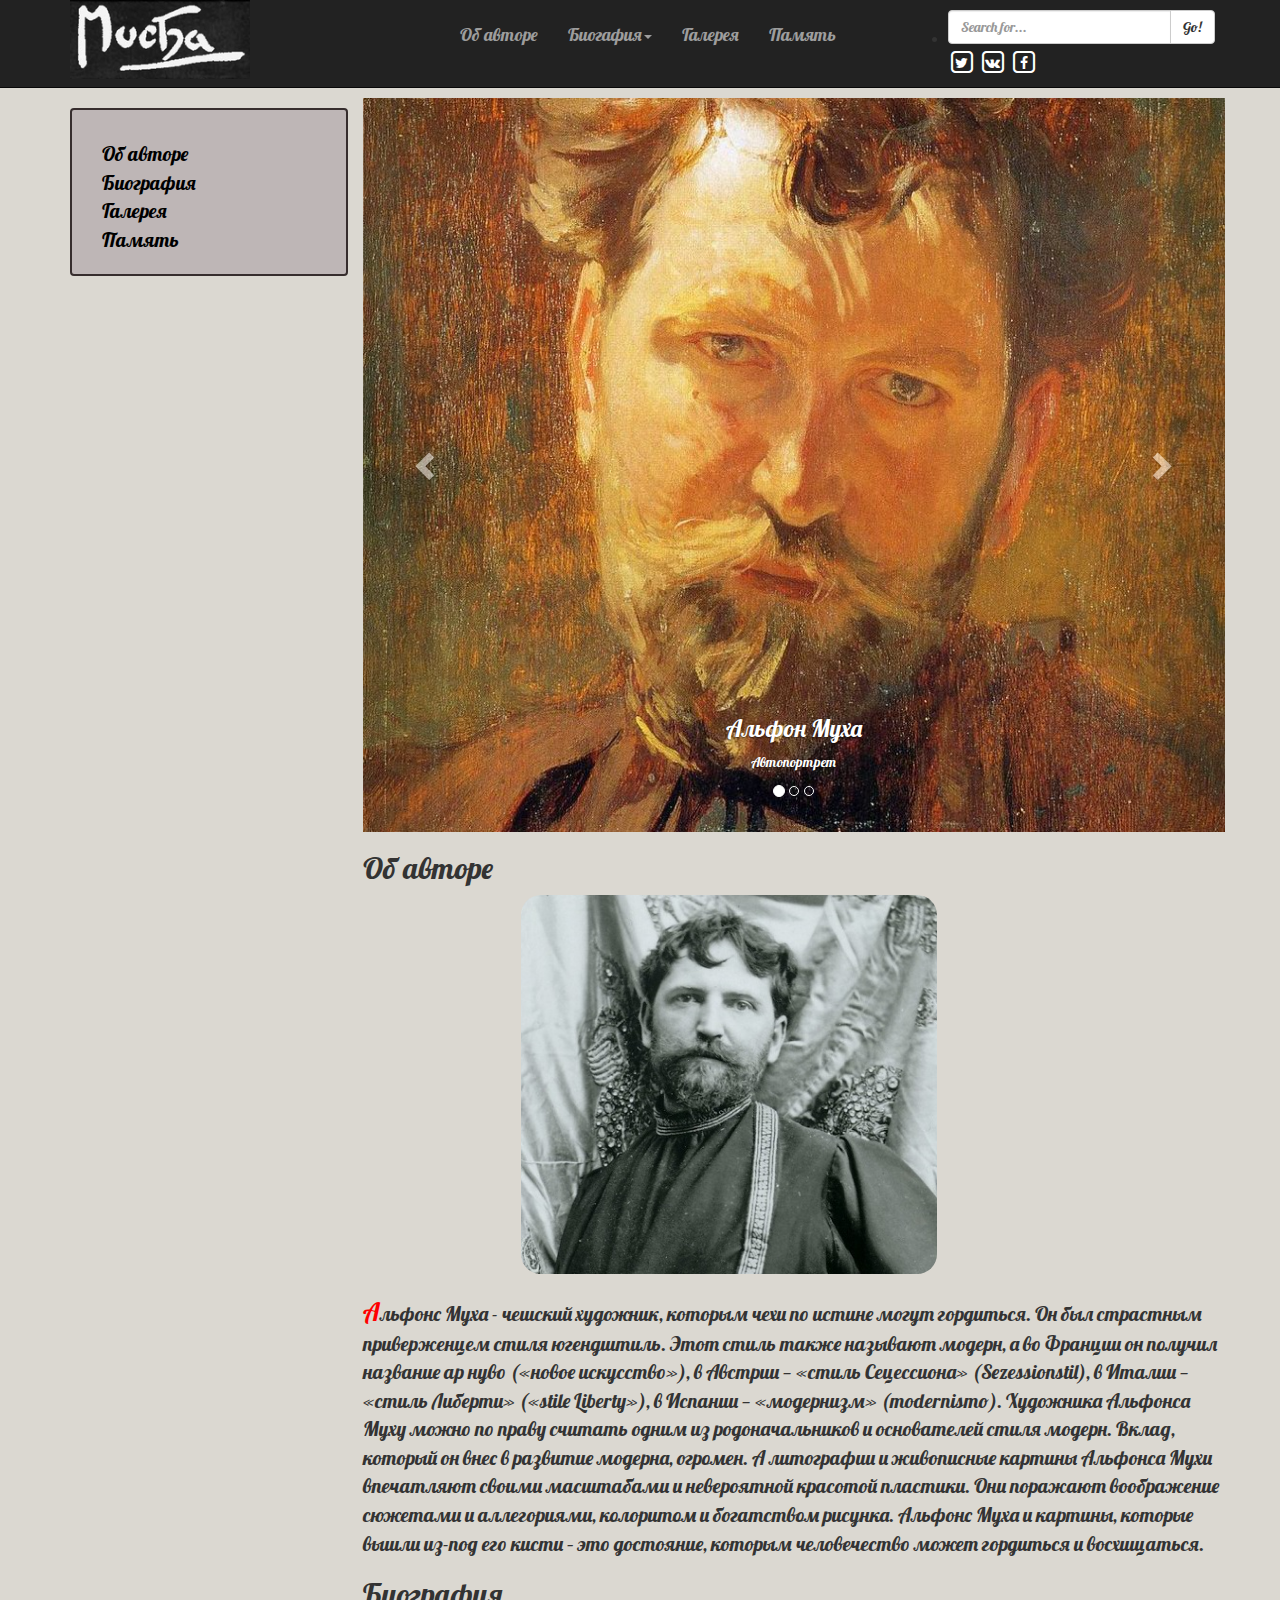
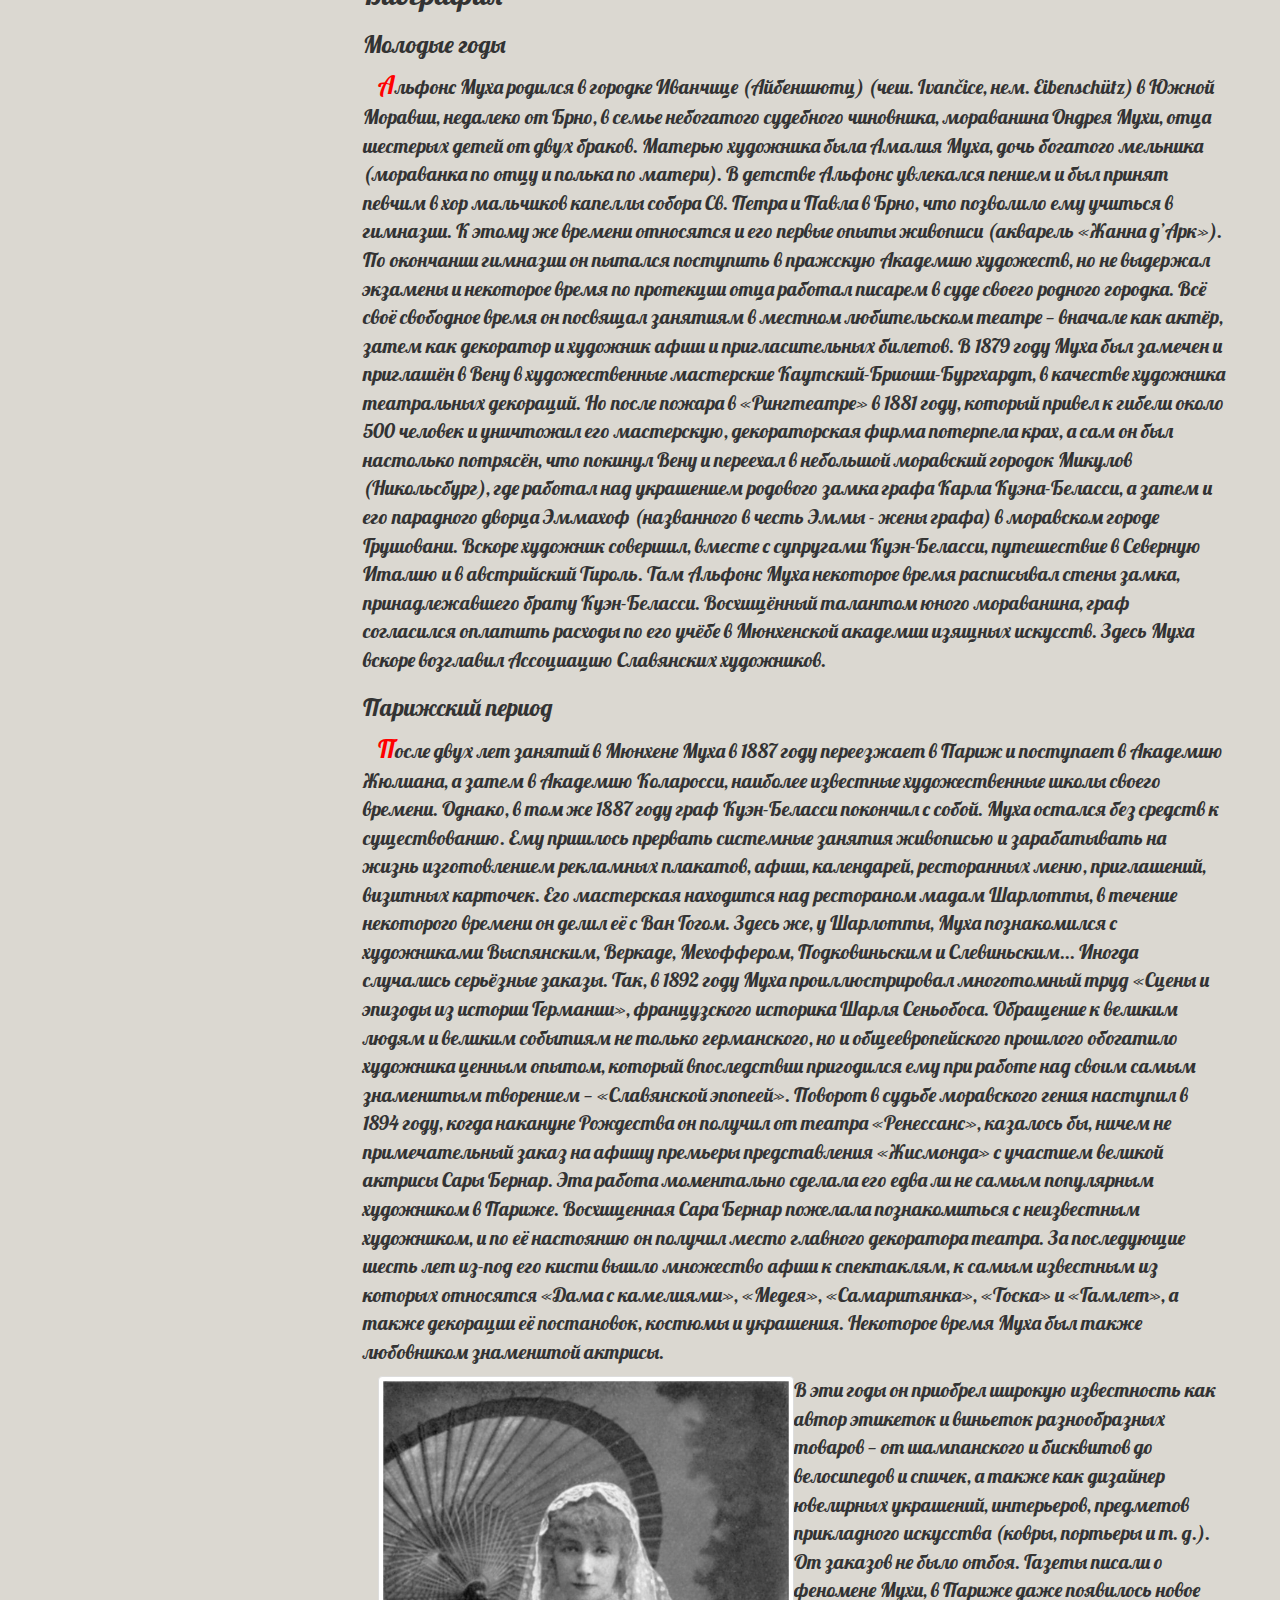
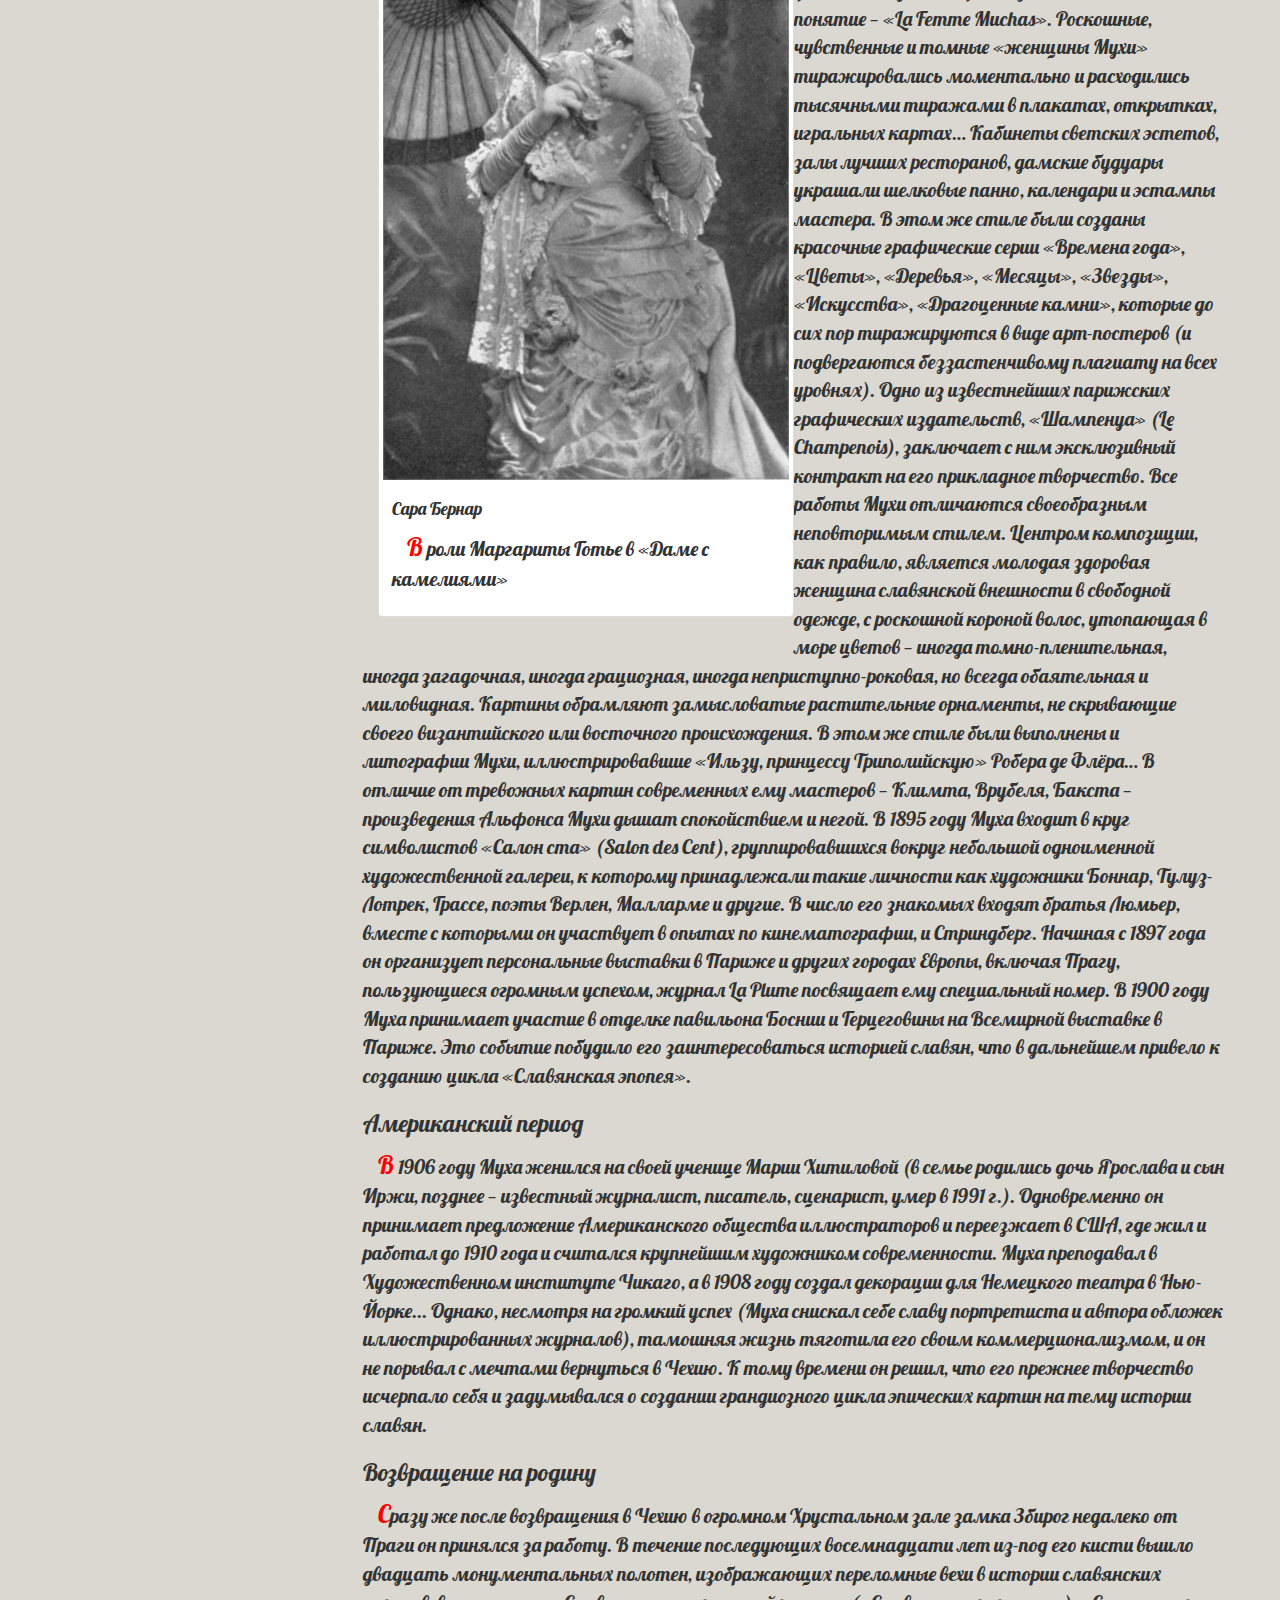
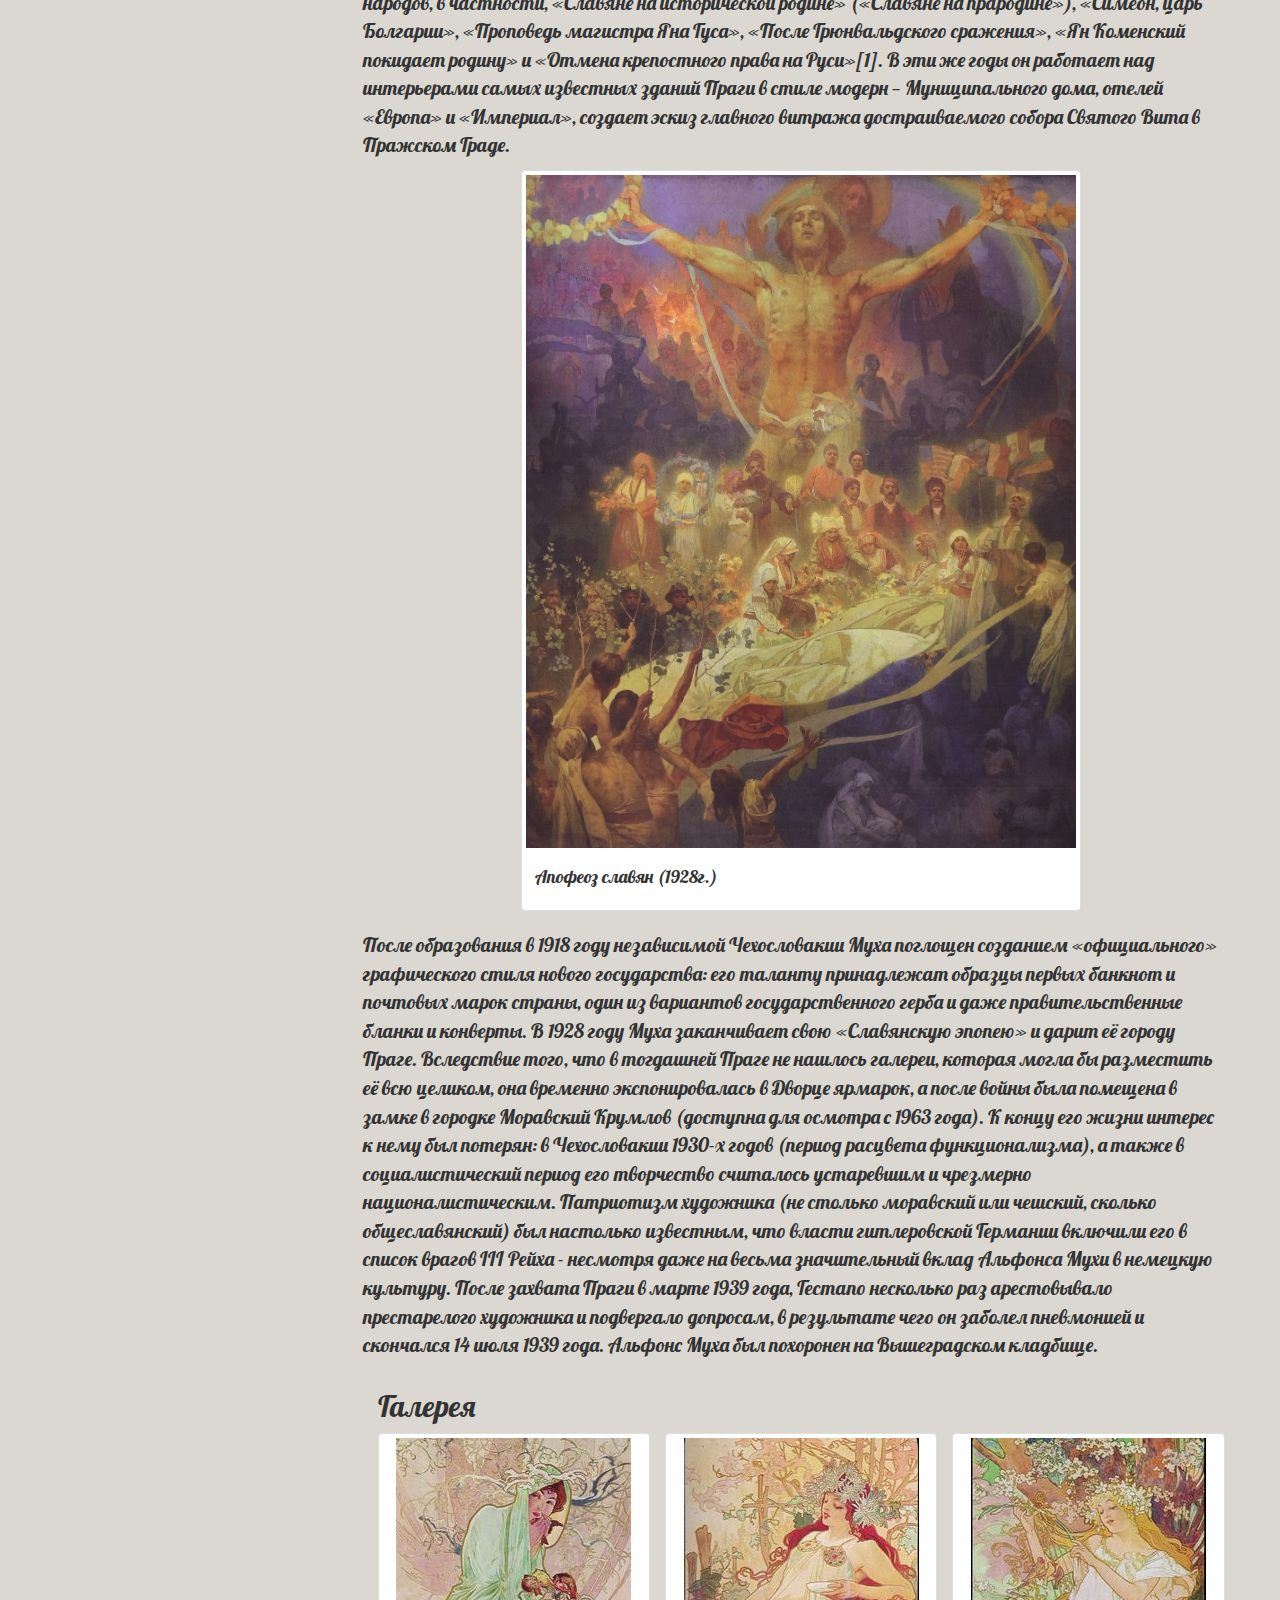
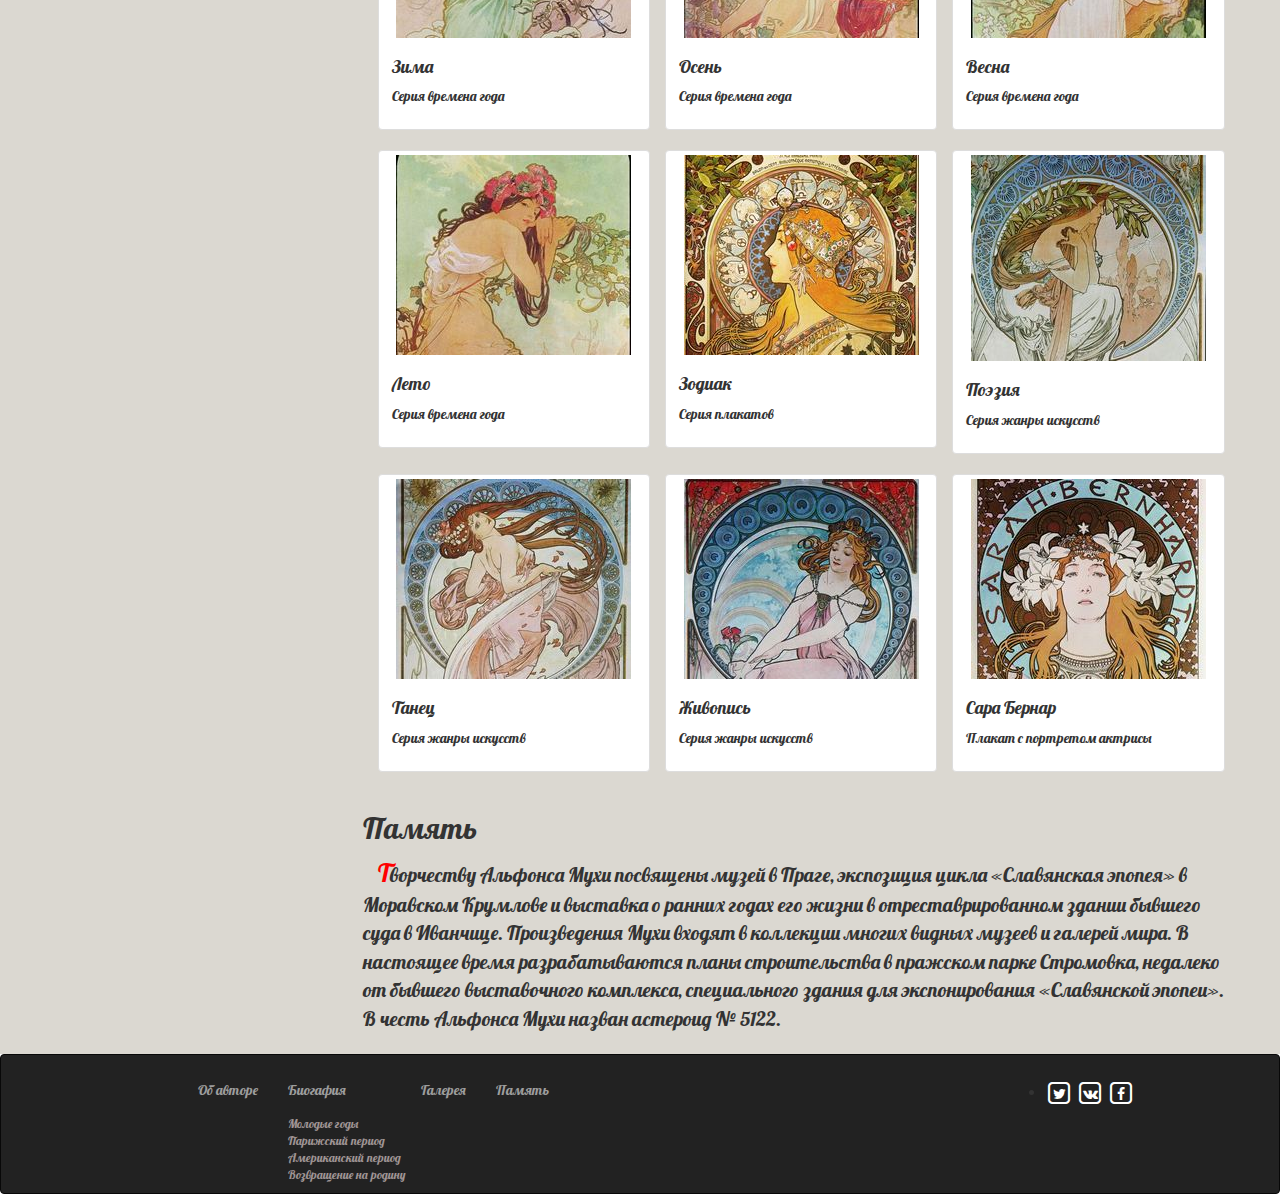
<file: index.html>
<!DOCTYPE html>
<html lang="ru">
  <head>
    <meta charset="utf-8">
    <meta http-equiv="X-UA-Compatible" content="IE=edge">
    <meta name="viewport" content="width=device-width, initial-scale=1">
    <title>Альфонс Муха</title>

    <!-- Bootstrap -->
    <link href="css/style.css" rel="stylesheet">
    <link href="css/bootstrap.css" rel="stylesheet"> <!-- подключение стилей -->
    <link href="css/font-awesome.css" rel="stylesheet">
    <link href='http://fonts.googleapis.com/css?family=Lobster&subset=latin,cyrillic' rel='stylesheet' type='text/css'>


    <!-- HTML5 shim and Respond.js for IE8 support of HTML5 elements and media queries -->
    <!-- WARNING: Respond.js doesn't work if you view the page via file:// -->
    <!--[if lt IE 9]>
      <script src="https://oss.maxcdn.com/html5shiv/3.7.2/html5shiv.min.js"></script>
      <script src="https://oss.maxcdn.com/respond/1.4.2/respond.min.js"></script>
    <![endif]-->
  </head>
  <body>


<div class="allsite">

    
<div class="navbar navbar-inverse navbar-static-top"> <!-- задание класса навигации
      navbar-fixed-top - перемещение навигации наверх-->
       <div class="container"> <!-- здесь мы разделяем нашу навигацию на две части-->
           <div class="row">
           <div class="col-lg-2 col-md-2 col-sm-2">
                
                        <a class="navbar-brand mynavbar-brand"      href="https://ru.wikipedia.org/wiki/%D0%9C%D1%83%D1%85%D0%B0,_%D0%90%D0%BB%D1%8C%D1%84%D0%BE%D0%BD%D1%81" target="_blank"><img class="imgvar" src="images/logo.jpg" alt="mucha"></a>
                    </div>

                   <div class="col-lg-1 col-md-1 col-sm-1 navbutton">
                        <div class="navbar-header">
                                  <button type="button" class="navbar-toggle" data-toggle="collapse" data-target="#responsive-menu"><!-- отвечает за сворачивание и скрытие меню, 
                                  data-toggle="collapse" атрибут, которыйотвечает за сворачивание и разворачивание
                                  data-target отвечает за вызов ID-->
                                          <span class="sr-only">открыть навигацию</span>
                                          <span class="icon-bar"></span>
                                          <span class="icon-bar"></span>
                                          <span class="icon-bar"></span>
                                  </button>
                          </div>
                      </div>
                 
                   
            
             
            <div class="col-lg-1 col-md-1 col-sm-1"></div>
            <div class="col-lg-5 col-md-5 col-sm-5 nav navbar-nav mynavbar-nav">
                <div class="collapse navbar-collapse" id="responsive-menu"> <!-- responsive-menu - ID меню навигации -->
                       <u1 class="nav navbar-nav">
                                    
                                
                                    <li><a href="#about"> Об авторе</a></li>
                                    
                                              <li class="dropdown"><!-- caret - иконка выпадающего меню -->
                                                <a href="#" class="dropdown-toggle" data-toggle="dropdown"> Биогафия<b class="caret"></b></a>
                                                 <ul class="dropdown-menu">
                                                   <li><a href="#biograf1"> Молодые годы</a></li>
                                                   <li><a href="#biograf2"> Парижский период</a></li>
                                                   <li><a href="#biograf3"> Американский период</a></li>
                                                   <li><a href="#biograf4"> Возвращение на родину</a></li>
                                                 </ul>
                                              </li>
                                 
                                    <li><a href="#galary"> Галерея</a></li>
                                    <li><a href="#memm"> Память</a></li>
                               
                         
                          </u1>
                        </div>
                    </div>
             
                           
    <!-- форма для поиска, кнопки соц сетей  -->      
                            <div class="col-lg-3 col-md-3 col-sm-3 poisk">
                                <li>
                                    <div class="input-group myinput-group"> <!-- форма для поиска -->
                                      <input type="text" class="form-control" placeholder="Search for...">
                                      <span class="input-group-btn">
                                        <button class="btn btn-default" type="button">Go!</button>
                                      </span>
                                    </div><!-- /input-group -->
                                        <!-- кнопки соц сетей -->
                                             <div class="groupsotz">
                                                 <span class="fa-stack fa-xs">
                                                  <i class="fa fa-square-o fa-stack-2x fa-inverse"></i>
                                                  <a href="https://twitter.com" target="_blank"><i class="fa fa-twitter fa-stack-1x fa-inverse"></i></a>
                                             </span>
                                       
                                             <span class="fa-stack fa-xs">
                                                  <i class="fa fa-square-o fa-stack-2x fa-inverse"></i>
                                                  <a href="https://vk.com" target="_blank"><i class="fa fa-vk fa-stack-1x fa-inverse"></i></a>
                                             </span>
                                             
                                             <span class="fa-stack fa-xs">
                                                  <i class="fa fa-square-o fa-stack-2x fa-inverse"></i>
                                                  <a href="https://www.facebook.com" target="_blank"><i class="fa fa-facebook fa-stack-1x fa-inverse"></i></a>
                                             </span>
                                      </div>
                                 </li>
                            </div> 
                          
                        
                
            
          </div>
        </div>
    </div>
 
  
  
<div class="allcontent"><!-- Здесь вся основная часть, то есть боковое навигационое меню с вторым пунктом раскрывающимся ввиде аккордеона -->
     
     <div class="container containercont"><!-- контейнер с контентом -->
      <div class="row">
        
        <div class="leftarea col-lg-3 col-md-3 col-sm-3"> <!-- Начало кода левого меню -->
         
          <ul class="leftmenu">
            <li><a href="#about"> Об авторе</a></li>
            
               
            <li><!-- Пункт с аккордеоном -->
            <div class="panel-primary">
                                 
                 <a href="#collapse-2" data-parent="#accordion" data-toggle="collapse">Биография</a>
                                  
                 <div id="collapse-2" class="panel-collapse collapse"> <!-- список -->
                  <div class="panel-body">
                    <ul class="punkt-accordeon">
                       <li><a href="#biograf1"> Молодые годы</a></li>
                       <li><a href="#biograf2"> Парижский период</a></li>
                       <li><a href="#biograf3"> Американский период</a></li>
                       <li><a href="#biograf4"> Возвращение на родину</a></li>
                    </ul>
                  </div>
                </div>   
           
            </div>
            </li>

            <li><a href="#galary"> Галерея</a></li>
            <li><a href="#memm"> Память</a></li>
          </ul>
                  
        </div>
        
        
        
<!-- Здесь начинается основной контент, а именно статья с галлереей -->
        <div class="col-lg-9 col-md-9 col-sm-9 mycontent">
              <div id="carousel" class="carousel slide"> <!-- здесь начинается слайдер слайдер-->
               <!-- индикатор слайдов-->
               <ol class="carousel-indicators">
                 <li class="active" data-target="#carousel" data-slide-to="0"></li>  <!-- data-target - атрибут data-slide - указывает напрвление-->
                 <li data-target="#carousel" data-slide-to="1"></li>
                 <li data-target="#carousel" data-slide-to="2"></li>
               </ol>
               <!-- слайды-->
               
                <div class="carousel-inner">
                 <div class="item active">
                   <img src="images/avtoportet.jpg" alt="">
                   <div class="carousel-caption">
                     <h3>Альфон Муха</h3>
                     <p>Автопортрет</p>
                   </div>
                 </div>
                 <div class="item">
                      <img src="images/102.jpg" alt="">
                   <div class="carousel-caption ">
                     <h3>Осень</h3>
                     <p>Картина из серии "Времена года"</p>
                   </div>
                 </div>

                 <div class="item">
                      <img src="images/job.jpg" alt="">
                   <div class="carousel-caption">
                     <h3>JOB</h3>
                     <p>Обложка французского журнала JOB</p>
                   </div>
                 </div>
               </div>
               <!-- стрелки переключения слайдов-->
                 <a href="#carousel" class="left carousel-control" data-slide="prev">
                   <span class="glyphicon glyphicon-chevron-left"></span>
                 </a>
                 <a href="#carousel" class="right carousel-control" data-slide="next">
                   <span class="glyphicon glyphicon-chevron-right"></span>
                 </a>

            </div>
           
          
        
          
           <div id="about"><!-- Здесь начинается об авторе -->
              <h2>Об авторе</h2>
              <div class="container-fluid">
                    <div class="row">
                          <div class="col-sm-1 col-md-2 "></div>
                           <div  class="col-sm-9 col-md-6"><img src="images/a-mucha.jpg" class="img-responsive img-rounded" alt=""></div>
                           <div class="col-sm-2 col-md-4"></div>
                    </div>
                 </div>
                  <div class="about_mucha">
               Альфонс Муха - чешский художник, которым чехи по истине могут гордиться. Он был страстным приверженцем стиля югендштиль. Этот стиль также называют модерн, а во Франции он получил название ар нуво («новое искусство»), в Австрии — «стиль Сецессиона» (Sezessionstil), в Италии — «стиль Либерти» («stile Liberty»), в Испании — «модернизм» (modernismo). Художника Альфонса Муху можно по праву считать одним из родоначальников и основателей стиля модерн. Вклад, который он внес в развитие модерна, огромен. А литографии и живописные картины Альфонса Мухи впечатляют своими масштабами и невероятной красотой пластики. Они поражают воображение сюжетами и аллегориями, колоритом и богатством рисунка. Альфонс Муха и картины, которые вышли из-под его кисти – это достояние, которым человечество может гордиться и восхищаться. 
               </div>
           </div> 
           
           <div class="biograf"><!-- Здесь начинается биография -->
           <h2>Биография</h2> 
            <div id="biograf1"><h3>Молодые годы</h3>
                <p>Альфонс Муха родился в городке Иванчице (Айбеншютц) (чеш. Ivančice, нем. Eibenschütz) в Южной Моравии, недалеко от Брно, в семье небогатого судебного чиновника, мораванина Ондрея Мухи, отца шестерых детей от двух браков. Матерью художника была Амалия Муха, дочь богатого мельника (мораванка по отцу и полька по матери). В детстве Альфонс увлекался пением и был принят певчим в хор мальчиков капеллы собора Св. Петра и Павла в Брно, что позволило ему учиться в гимназии. К этому же времени относятся и его первые опыты живописи (акварель «Жанна д’Арк»). По окончании гимназии он пытался поступить в пражскую Академию художеств, но не выдержал экзамены и некоторое время по протекции отца работал писарем в суде своего родного городка. Всё своё свободное время он посвящал занятиям в местном любительском театре — вначале как актёр, затем как декоратор и художник афиш и пригласительных билетов.

В 1879 году Муха был замечен и приглашён в Вену в художественные мастерские Каутский-Бриоши-Бургхардт, в качестве художника театральных декораций. Но после пожара в «Рингтеатре» в 1881 году, который привел к гибели около 500 человек и уничтожил его мастерскую, декораторская фирма потерпела крах, а сам он был настолько потрясён, что покинул Вену и переехал в небольшой моравский городок Микулов (Никольсбург), где работал над украшением родового замка графа Карла Куэна-Беласси, а затем и его парадного дворца Эммахоф (названного в честь Эммы - жены графа) в моравском городе Грушовани. Вскоре художник совершил, вместе с супругами Куэн-Беласси, путешествие в Северную Италию и в австрийский Тироль. Там Альфонс Муха некоторое время расписывал стены замка, принадлежавшего брату Куэн-Беласси. Восхищённый талантом юного мораванина, граф согласился оплатить расходы по его учёбе в Мюнхенской академии изящных искусств. Здесь Муха вскоре возглавил Ассоциацию Славянских художников.</p>
            </div>
            
            <div id="biograf2"><h3>Парижский период</h3>
                <p>После двух лет занятий в Мюнхене Муха в 1887 году переезжает в Париж и поступает в Академию Жюлиана, а затем в Академию Коларосси, наиболее известные художественные школы своего времени. Однако, в том же 1887 году граф Куэн-Беласси покончил с собой. Муха остался без средств к существованию. Ему пришлось прервать системные занятия живописью и зарабатывать на жизнь изготовлением рекламных плакатов, афиш, календарей, ресторанных меню, приглашений, визитных карточек. Его мастерская находится над рестораном мадам Шарлотты, в течение некоторого времени он делил её с Ван Гогом. Здесь же, у Шарлотты, Муха познакомился с художниками Выспянским, Веркаде, Мехоффером, Подковиньским и Слевиньским...

Иногда случались серьёзные заказы. Так, в 1892 году Муха проиллюстрировал многотомный труд «Сцены и эпизоды из истории Германии», французского историка Шарля Сеньобоса. Обращение к великим людям и великим событиям не только германского, но и общеевропейского прошлого обогатило художника ценным опытом, который впоследствии пригодился ему при работе над своим самым знаменитым творением — «Славянской эпопеей».

Поворот в судьбе моравского гения наступил в 1894 году, когда накануне Рождества он получил от театра «Ренессанс», казалось бы, ничем не примечательный заказ на афишу премьеры представления «Жисмонда» с участием великой актрисы Сары Бернар. Эта работа моментально сделала его едва ли не самым популярным художником в Париже. Восхищенная Сара Бернар пожелала познакомиться с неизвестным художником, и по её настоянию он получил место главного декоратора театра. За последующие шесть лет из-под его кисти вышло множество афиш к спектаклям, к самым известным из которых относятся «Дама с камелиями», «Медея», «Самаритянка», «Тоска» и «Гамлет», а также декорации её постановок, костюмы и украшения. Некоторое время Муха был также любовником знаменитой актрисы.

<div class="col-sm-6 col-md-6">
   <div class="thumbnail">
     <img src="images/sara.jpg" alt="...">
        </a>
      <div class="caption">
        <h4>Сара Бернар</h4>
        <p>В роли Маргариты Готье в «Даме с камелиями»</p>
        </div>
    </div>
 </div>

В эти годы он приобрел широкую известность как автор этикеток и виньеток разнообразных товаров — от шампанского и бисквитов до велосипедов и спичек, а также как дизайнер ювелирных украшений, интерьеров, предметов прикладного искусства (ковры, портьеры и т. д.). От заказов не было отбоя. Газеты писали о феномене Мухи, в Париже даже появилось новое понятие — «La Femme Muchas». Роскошные, чувственные и томные «женщины Мухи» тиражировались моментально и расходились тысячными тиражами в плакатах, открытках, игральных картах… Кабинеты светских эстетов, залы лучших ресторанов, дамские будуары украшали шелковые панно, календари и эстампы мастера. В этом же стиле были созданы красочные графические серии «Времена года», «Цветы», «Деревья», «Месяцы», «Звезды», «Искусства», «Драгоценные камни», которые до сих пор тиражируются в виде арт-постеров (и подвергаются беззастенчивому плагиату на всех уровнях). Одно из известнейших парижских графических издательств, «Шампенуа» (Le Champenois), заключает с ним эксклюзивный контракт на его прикладное творчество.

Все работы Мухи отличаются своеобразным неповторимым стилем. Центром композиции, как правило, является молодая здоровая женщина славянской внешности в свободной одежде, с роскошной короной волос, утопающая в море цветов — иногда томно-пленительная, иногда загадочная, иногда грациозная, иногда неприступно-роковая, но всегда обаятельная и миловидная. Картины обрамляют замысловатые растительные орнаменты, не скрывающие своего византийского или восточного происхождения. В этом же стиле были выполнены и литографии Мухи, иллюстрировавшие «Ильзу, принцессу Триполийскую» Робера де Флёра… В отличие от тревожных картин современных ему мастеров — Климта, Врубеля, Бакста — произведения Альфонса Мухи дышат спокойствием и негой.

В 1895 году Муха входит в круг символистов «Салон ста» (Salon des Cent), группировавшихся вокруг небольшой одноименной художественной галереи, к которому принадлежали такие личности как художники Боннар, Тулуз-Лотрек, Грассе, поэты Верлен, Малларме и другие. В число его знакомых входят братья Люмьер, вместе с которыми он участвует в опытах по кинематографии, и Стриндберг. Начиная с 1897 года он организует персональные выставки в Париже и других городах Европы, включая Прагу, пользующиеся огромным успехом, журнал La Plume посвящает ему специальный номер. В 1900 году Муха принимает участие в отделке павильона Боснии и Герцеговины на Всемирной выставке в Париже. Это событие побудило его заинтересоваться историей славян, что в дальнейшем привело к созданию цикла «Славянская эпопея».</p>
            </div>
            
            <div id="biograf3"><h3>Американский период</h3>
                <p>В 1906 году Муха женился на своей ученице Марии Хитиловой (в семье родились дочь Ярослава и сын Иржи, позднее — известный журналист, писатель, сценарист, умер в 1991 г.). Одновременно он принимает предложение Американского общества иллюстраторов и переезжает в США, где жил и работал до 1910 года и считался крупнейшим художником современности. Муха преподавал в Художественном институте Чикаго, а в 1908 году создал декорации для Немецкого театра в Нью-Йорке... Однако, несмотря на громкий успех (Муха снискал себе славу портретиста и автора обложек иллюстрированных журналов), тамошняя жизнь тяготила его своим коммерционализмом, и он не порывал с мечтами вернуться в Чехию. К тому времени он решил, что его прежнее творчество исчерпало себя и задумывался о создании грандиозного цикла эпических картин на тему истории славян.</p>
            </div>
            
            <div id="biograf4"><h3>Возвращение на родину</h3>
              <p>Сразу же после возвращения в Чехию в огромном Хрустальном зале замка Збирог недалеко от Праги он принялся за работу. В течение последующих восемнадцати лет из-под его кисти вышло двадцать монументальных полотен, изображающих переломные вехи в истории славянских народов, в частности, «Славяне на исторической родине» («Славяне на прародине»), «Симеон, царь Болгарии», «Проповедь магистра Яна Гуса», «После Грюнвальдского сражения», «Ян Коменский покидает родину» и «Отмена крепостного права на Руси»[1]. В эти же годы он работает над интерьерами самых известных зданий Праги в стиле модерн — Муниципального дома, отелей «Европа» и «Империал», создает эскиз главного витража достраиваемого собора Святого Вита в Пражском Граде.
 <div class="container-fluid">
 <div class="row">
 <div class="col-sm-2 col-md-2 col-lg-2"></div>
      <div class="col-sm-8 col-md-8 col-lg-8">
       <div class="thumbnail">
         <img src="images/apotheosa_slovanstva.jpg" alt="...">
            </a>
          <div class="caption">
            <h4>Апофеоз славян (1928г.)</h4>
          </div>
        </div>
     </div>
 <div class="col-sm-2 col-md-2 col-lg-2"></div>
 </div>
 </div>

После образования в 1918 году независимой Чехословакии Муха поглощен созданием «официального» графического стиля нового государства: его таланту принадлежат образцы первых банкнот и почтовых марок страны, один из вариантов государственного герба и даже правительственные бланки и конверты.

В 1928 году Муха заканчивает свою «Славянскую эпопею» и дарит её городу Праге. Вследствие того, что в тогдашней Праге не нашлось галереи, которая могла бы разместить её всю целиком, она временно экспонировалась в Дворце ярмарок, а после войны была помещена в замке в городке Моравский Крумлов (доступна для осмотра с 1963 года).

К концу его жизни интерес к нему был потерян: в Чехословакии 1930-х годов (период расцвета функционализма), а также в социалистический период его творчество считалось устаревшим и чрезмерно националистическим.

Патриотизм художника (не столько моравский или чешский, сколько общеславянский) был настолько известным, что власти гитлеровской Германии включили его в список врагов III Рейха - несмотря даже на весьма значительный вклад Альфонса Мухи в немецкую культуру. После захвата Праги в марте 1939 года, Гестапо несколько раз арестовывало престарелого художника и подвергало допросам, в результате чего он заболел пневмонией и скончался 14 июля 1939 года. Альфонс Муха был похоронен на Вышеградском кладбище.</p>  
            </div>   
                
                        
           </div><!-- Здесь заканчивается биография -->
           
                     
<div class="container-fluid" id="galary" class="galary"><!-- Здесь галерея -->
 <h2>Галерея</h2>
             
             <!-- Иконка №1 -->
             
             <div class="row">
              <div class="col-sm-6 col-md-4">
                <div class="thumbnail">
                 <a href="#win1">
                  <img src="images/icons/101.jpg" alt="...">
                    </a>
                  <div class="caption">
                    <h4>Зима</h4>
                    <p>Серия времена года</p>
                    </div>
                </div>
                </div>
              
                 <!-- Иконка № 2-->
                
                <div class="col-sm-6 col-md-4">
                 <div class="thumbnail">
                 <a href="#win2">
                  <img src="images/icons/102.jpg" alt="...">
                    </a>
                  <div class="caption">
                    <h4>Осень</h4>
                    <p>Серия времена года</p>
                    </div>
                </div>
                </div>
              
              <!-- Иконка № 3-->
             
               <div class="col-sm-6 col-md-4">
               <div class="thumbnail">
                 <a href="#win3">
                  <img src="images/icons/103.jpg" alt="...">
                    </a>
                  <div class="caption">
                    <h4>Весна</h4>
                    <p>Серия времена года</p>
                    </div>
                </div>
              </div>
             </div> 
            
             <!-- Иконка № 4-->
             <div class="row">
               <div class="col-sm-6 col-md-4">
               <div class="thumbnail">
                 <a href="#win4">
                  <img src="images/icons/111.jpg" alt="...">
                    </a>
                  <div class="caption">
                    <h4>Лето</h4>
                    <p>Серия времена года</p>
                    </div>
                </div>
              </div>
            
             
              <!-- Иконка № 5-->
             
               <div class="col-sm-6 col-md-4">
               <div class="thumbnail">
                 <a href="#win5">
                  <img src="images/icons/112.jpg" alt="...">
                    </a>
                  <div class="caption">
                    <h4>Зодиак</h4>
                    <p>Серия плакатов</p>
                    </div>
                </div>
              </div>
             
             
              <!-- Иконка № 6-->
             
               <div class="col-sm-6 col-md-4">
               <div class="thumbnail">
                 <a href="#win6">
                  <img src="images/icons/113.jpg" alt="...">
                    </a>
                  <div class="caption">
                    <h4>Поэзия</h4>
                    <p>Серия жанры искусств</p>
                    </div>
                </div>
              </div>
             </div>
            
              <!-- Иконка № 7-->
             <div class="row">
               <div class="col-sm-6 col-md-4">
               <div class="thumbnail">
                 <a href="#win7">
                  <img src="images/icons/114.jpg" alt="...">
                    </a>
                  <div class="caption">
                    <h4>Танец</h4>
                    <p>Серия жанры искусств</p>
                    </div>
                </div>
              </div>
              
             
              <!-- Иконка № 8-->
             
               <div class="col-sm-6 col-md-4">
               <div class="thumbnail">
                 <a href="#win8">
                  <img src="images/icons/115.jpg" alt="...">
                    </a>
                  <div class="caption">
                    <h4>Живопись</h4>
                    <p>Серия жанры искусств</p>
                    </div>
                </div>
              </div>
            
             
              <!-- Иконка № 9-->
             
               <div class="col-sm-6 col-md-4">
               <div class="thumbnail">
                 <a href="#win9">
                  <img src="images/icons/116.jpg" alt="...">
                    </a>
                  <div class="caption">
                    <h4>Сара Бернар</h4>
                    <p>Плакат с портретом актрисы</p>
                    </div>
                </div>
              </div>
             </div> 
                   
            
            
            

         <!-- Модальное окно №1 -->
            <div class="activewindow">
               <a href="#x" class="overlay" id="win1"></a>
                   <div class="popup">
                        <img class="imgvar" src="images/101.jpg" alt="">
                        <a class="myclose fa fa-times" title="Закрыть" href="#close"></a>
                   
                   <nav>
                      <ul class="pager">
                        <li class="previous"><a href="#win3"><span aria-hidden="true">&larr;</span>  Пред</a></li>
                        <li class="next"><a href="#win2">След  <span aria-hidden="true">&rarr;</span></a></li>
                      </ul>
                    </nav>
                    </div>
            </div>
            
        <!-- Модальное окно №2 -->    
            <div class="activewindow">
               <a href="#x" class="overlay" id="win2"></a>
                   <div class="popup">
                        <img class="imgvar" src="images/102.jpg" alt="">
                        <a class="myclose fa fa-times" title="Закрыть" href="#close"></a>
                  
                   <nav>
                      <ul class="pager">
                        <li class="previous"><a href="#win1"><span aria-hidden="true">&larr;</span>  Пред</a></li>
                        <li class="next"><a href="#win3">След  <span aria-hidden="true">&rarr;</span></a></li>
                      </ul>
                    </nav>
                     </div>
            </div>
        
        <!-- Модальное окно №3 -->
                   
            <div class="activewindow">
               <a href="#x" class="overlay" id="win3"></a>
                   <div class="popup">
                        <img class="imgvar" src="images/103.jpg" alt="">
                        <a class="myclose fa fa-times" title="Закрыть" href="#close"></a>
                   
                   <nav>
                      <ul class="pager">
                        <li class="previous"><a href="#win2"><span aria-hidden="true">&larr;</span>  Пред</a></li>
                        <li class="next"><a href="#win4">След  <span aria-hidden="true">&rarr;</span></a></li>
                      </ul>
                    </nav>
                    </div>
            </div>
                   
             <!-- Модальное окно №4 -->
                   
            <div class="activewindow">
               <a href="#x" class="overlay" id="win4"></a>
                   <div class="popup">
                        <img class="imgvar" src="images/111.jpg" alt="">
                        <a class="myclose fa fa-times" title="Закрыть" href="#close"></a>
                   
                   <nav>
                      <ul class="pager">
                        <li class="previous"><a href="#win3"><span aria-hidden="true">&larr;</span>  Пред</a></li>
                        <li class="next"><a href="#win5">След  <span aria-hidden="true">&rarr;</span></a></li>
                      </ul>
                    </nav>
                    </div>
            </div>

            
             <!-- Модальное окно №5 -->
                   
            <div class="activewindow">
               <a href="#x" class="overlay" id="win5"></a>
                   <div class="popup">
                        <img class="imgvar" src="images/112.jpg" alt="">
                        <a class="myclose fa fa-times" title="Закрыть" href="#close"></a>
                   
                   <nav>
                      <ul class="pager">
                        <li class="previous"><a href="#win4"><span aria-hidden="true">&larr;</span>  Пред</a></li>
                        <li class="next"><a href="#win6">След  <span aria-hidden="true">&rarr;</span></a></li>
                      </ul>
                    </nav>
                    </div>
            </div>

             <!-- Модальное окно №6 -->
                   
            <div class="activewindow">
               <a href="#x" class="overlay" id="win6"></a>
                   <div class="popup">
                        <img class="imgvar" src="images/113.jpg" alt="">
                        <a class="myclose fa fa-times" title="Закрыть" href="#close"></a>
                   
                   <nav>
                      <ul class="pager">
                        <li class="previous"><a href="#win5"><span aria-hidden="true">&larr;</span>  Пред</a></li>
                        <li class="next"><a href="#win7">След  <span aria-hidden="true">&rarr;</span></a></li>
                      </ul>
                    </nav>
                    </div>
            </div>

             <!-- Модальное окно №7 -->
                   
            <div class="activewindow">
               <a href="#x" class="overlay" id="win7"></a>
                   <div class="popup">
                        <img class="imgvar" src="images/114.jpg" alt="">
                        <a class="myclose fa fa-times" title="Закрыть" href="#close"></a>
                   
                   <nav>
                      <ul class="pager">
                        <li class="previous"><a href="#win6"><span aria-hidden="true">&larr;</span>  Пред</a></li>
                        <li class="next"><a href="#win8">След  <span aria-hidden="true">&rarr;</span></a></li>
                      </ul>
                    </nav>
                    </div>
            </div>

                   <!-- Модальное окно №8 -->
                   
            <div class="activewindow">
               <a href="#x" class="overlay" id="win8"></a>
                   <div class="popup">
                        <img class="imgvar" src="images/115.jpg" alt="">
                        <a class="myclose fa fa-times" title="Закрыть" href="#close"></a>
                   
                   <nav>
                      <ul class="pager">
                        <li class="previous"><a href="#win7"><span aria-hidden="true">&larr;</span>  Пред</a></li>
                        <li class="next"><a href="#win9">След  <span aria-hidden="true">&rarr;</span></a></li>
                      </ul>
                    </nav>
                    </div>
            </div>

                     <!-- Модальное окно №9 -->
                   
            <div class="activewindow">
               <a href="#x" class="overlay" id="win9"></a>
                   <div class="popup">
                        <img class="imgvar" src="images/116.jpg" alt="">
                        <a class="myclose fa fa-times" title="Закрыть" href="#close"></a>
                   
                   <nav>
                      <ul class="pager">
                        <li class="previous"><a href="#win8"><span aria-hidden="true">&larr;</span>  Пред</a></li>
                        <li class="next"><a href="#win1">След  <span aria-hidden="true">&rarr;</span></a></li>
                      </ul>
                    </nav>
                    </div>
            </div>
    
                       
                           
                                   
                
</div><!-- конец галереи -->
           
           <div id="memm" class="memmory"><!-- Здесь о памяти -->
             <h2>Память</h2>
                <div>
                    <p>Творчеству Альфонса Мухи посвящены музей в Праге, экспозиция цикла «Славянская эпопея» в Моравском Крумлове и выставка о ранних годах его жизни в отреставрированном здании бывшего суда в Иванчице. Произведения Мухи входят в коллекции многих видных музеев и галерей мира. В настоящее время разрабатываются планы строительства в пражском парке Стромовка, недалеко от бывшего выставочного комплекса, специального здания для экспонирования «Славянской эпопеи».

В честь Альфонса Мухи назван астероид № 5122.</p>
                </div> 
           </div>      
         
          
        </div>
       <!-- Здесь заканчивается основной контент -->
      
      
      </div>
    </div>  
 </div>
 
 
       
       
<div class="undegraund"> <!-- Нижнее поле, в данном случае, также навигационное меню -->
        <div class="navbar navbar-inverse navbar-static-bottom"> <!-- задание класса навигации
      navbar-fixed-top - перемещение навигации наверх-->
       <div class="container"> <!-- здесь мы разделяем нашу навигацию на две части-->
           <div class="row">
           <div class="col-lg-1">
                <div class="navbar-header">
                          <button type="button" class="navbar-toggle" data-toggle="collapse" data-target="#responsive-menu2"><!-- отвечает за раскрытие и скрытие меню, 
                          data-toggle отвечает за режим видимости и невидимости 
                          data-target отвечает за вызов ID-->
                          <span class="sr-only">открыть навигацию</span>
                          <span class="icon-bar"></span>
                          <span class="icon-bar"></span>
                          <span class="icon-bar"></span>
                          </button>
                  </div>
            </div> 
            
            <div class="col-lg-9">
                <div class="collapse navbar-collapse" id="responsive-menu2"> <!-- responsive-menu - ID меню навигации -->
                       <u1 class="nav navbar-nav">
                                
                                    <li><a href="#about"> Об авторе</a></li>
                                    <li><a href="#">Биогафия</a>
                                         <ul class="und-biograf">
                                           <li><a href="#biograf1"> Молодые годы</a></li>
                                           <li><a href="#biograf2"> Парижский период</a></li>
                                           <li><a href="#biograf3"> Американский период</a></li>
                                           <li><a href="#biograf4"> Возвращение на родину</a></li>
                                         </ul>
                                      
                                    </li>                                 
                                    <li><a href="#galary"> Галерея</a></li>
                                    <li><a href="#memm"> Память</a></li>
                                </u1>
                            </div>
                        </div>
                               
                            <div class="col-lg-2">
                                <li>
                                        <!-- кнопки соц сетей -->
                                             <div class="group-sotz-und">
                                                 <span class="fa-stack fa-xs">
                                                  <i class="fa fa-square-o fa-stack-2x fa-inverse"></i>
                                                  <a href="https://twitter.com" target="_blank"><i class="fa fa-twitter fa-stack-1x fa-inverse"></i></a>
                                             </span>
                                       
                                             <span class="fa-stack fa-xs">
                                                  <i class="fa fa-square-o fa-stack-2x fa-inverse"></i>
                                                  <a href="https://vk.com" target="_blank"><i class="fa fa-vk fa-stack-1x fa-inverse"></i></a>
                                             </span>
                                             
                                             <span class="fa-stack fa-xs">
                                                  <i class="fa fa-square-o fa-stack-2x fa-inverse"></i>
                                                  <a href="https://www.facebook.com" target="_blank"><i class="fa fa-facebook fa-stack-1x fa-inverse"></i></a>
                                             </span>
                                            </div>
                                                                            
                               </li>
                            </div>    
                           
                       
                      
                </div>
             
            
          </div>
    </div>
 </div>  
   
</div>

   

   <!-- jQuery (necessary for Bootstrap's JavaScript plugins) -->
    <script src="https://ajax.googleapis.com/ajax/libs/jquery/1.11.2/jquery.min.js"></script>
      <!-- Include all compiled plugins (below), or include individual files as needed -->
    <script src="js/bootstrap.js"></script>
   </body>
</html>
</file>
<file: css/style.css>
a.spoiler:after{
	content: " [-]" ;
}

a.spoiler.collapsed:after{
	content: " [+]" ;
}


.myinput-group {
    margin-right: 10px;
    margin-top: 10px;
}

.navbar-collapse {
    margin-top: 10px;
}

.groupsotz {
    margin-top: 5px;
}

.group-sotz-und {
    margin-top: 25px;
}

.und-biograf {
    padding-left: 15px;
    font-size: 12px;
    list-style-type: inherit;
}


.und-biograf a{
    color: #9f9494;
}
.und-biograf a:hover{
    text-decoration: none;
    color: #fff;
}



.navbar-brand.mynavbar-brand {
    padding:inherit;
    z-index: 30;
}





.navbutton {
    padding-top: 20px;    
    padding-bottom: 20px;
}
/*оформление левого меню*/
.leftmenu {
      margin-top: 20px;
      background-color: #beb6b6;
      border: 2px solid #362d2d;
      border-radius: 4px;
      padding-top: 30px;    
      padding-bottom: 20px;
      list-style-type: none;
      font-size: 20px;
      padding-left: 30px;
        
}

.leftmenu a:hover {
    text-decoration:none;
    color: #414141;
}

.leftmenu a:focus {
    text-decoration:none;
    color: black;
}



.leftmenu a{
     color:black;
    
}

.punkt-accordeon {
    padding-left: 0px;
    font-size: 13px;
    list-style-type:inherit;
    color: inherit;
}


.mynavbar-nav {
    font-size: 18px;
}

.about_mucha{
    font-family: 'Lobster', cursive;
    font-size: 20px;
    margin-top: 20px;    
}

.about_mucha:first-letter{
    color: red;
    font-size: 25px;
}

#fixed {
    width: 100%;
    height: 100%;
    position: fixed;
    background: rgba(114, 85, 85, 0.75);
    left: 0px;
    top: 0px;
}






/* Базовые стили слоя затемнения и модального окна  */
.overlay {
top: 0;
right: 0;
bottom: 0;
left: 0;
z-index: 1;
visibility: hidden;
/* фон затемнения */
background-color: rgba(0, 0, 0, 0.7);
opacity: 0;
position: fixed; /* фиксированное поцизионирование */
cursor: default; /* тип курсара */
-webkit-transition: opacity .5s;
-moz-transition: opacity .5s;
-ms-transition: opacity .5s;
-o-transition: opacity .5s;
transition: opacity .5s;
}
.overlay:target {
visibility: visible;
opacity: 1;
}
.is-image {
top: 0;
right: 0;
bottom: 0;
left: 0;
display:block;
margin: auto;
width: 100%;
height: auto;
/* скругление углов встроенных картинок */
-webkit-border-radius: 4px;
-moz-border-radius: 4px;
-ms-border-radius: 4px;
border-radius: 4px;
}

.popup h1 { /* заголовок 1 */
color: #008000;
text-align: left;
text-shadow: 0 1px 3px rgba(0,0,0,.3);
font:24px 'Trebuchet MS', Helvetica, sans-serif;
font-weight: bold;
}
.popup h2 { /* заголовок 2 */
color: #008000;
text-align: left;
text-shadow: 0 1px 3px rgba(0,0,0,.3);
font:22px 'Trebuchet MS', Helvetica, sans-serif;
}
/*** Формируем стили модального окна ***/

.popup {

top: 0;
right: 0;
z-index: 31;
left: 0;
font-size: 14px;
display:block;
visibility: hidden;
margin: 0 auto;
width: 90%;
min-width: 320px;
max-width: 500px;
/* фиксированное позиционирование, окно стабильно при прокрутке */
position: fixed;
padding: 15px;
border: 1px solid #383838;
/* скругление углов */
-webkit-border-radius: 4px;
-moz-border-radius: 4px;
-ms-border-radius: 4px;
border-radius: 4px;
background-color: #FFFFFF;
/* внешняя тень блока */
-webkit-box-shadow: 0 0 6px rgba(0, 0, 0, 0.8);
-moz-box-shadow: 0 0 6px rgba(0, 0, 0, 0.8);
-ms-box-shadow: 0 0 6px rgba(0, 0, 0, 0.8);
-o-box-shadow: 0 0 6px rgba(0, 0, 0, 0.8);
box-shadow: 0px 0px 6px rgba(0, 0, 0, 0.8);
/* полная прозрачность окна, появление при клике */
opacity: 0;
/* эффект перехода (появление) */
-webkit-transition: all ease .5s;
-moz-transition: all ease .5s;
-ms-transition: all ease .5s;
-o-transition: all ease .5s;
transition: all ease .5s;
}

/* активируем появление окна и затемнение фона */
.overlay:target+.popup {
top: 10%; /* положение окна от верха страницы при появлении */
visibility: visible;
opacity: 1; /* убираем прозрачность */
}

/* формируем кнопку закрытия */
.myclose {
position: absolute;
top: -10px;
right: -10px;padding: 0;
width: 20px;
height: 20px;
border: 2px solid #ccc;
-webkit-border-radius: 15px;
-moz-border-radius: 15px;
-ms-border-radius: 15px;
-o-border-radius: 15px;
border-radius: 15px;
background-color: rgba(61, 61, 61, 0.8);
-webkit-box-shadow: 0px 0px 10px #000;
-moz-box-shadow: 0px 0px 10px #000;
box-shadow: 0px 0px 10px #000;
text-align: center;
text-decoration: none;
font-weight: bold;
line-height: 20px;
/* задаём значения и эффект перехода при наведении */
-webkit-transition: all ease .8s;
-moz-transition: all ease .8s;
-ms-transition: all ease .8s;
-o-transition: all ease .8s;
transition: all ease .8s;
}

.myclose:before {
color: rgba(255, 255, 255, 0.9);
content: close-quote;
font-size: 12px;
}

.myclose:hover {
background-color: rgba(235, 227, 226, 0.8);
}
/* опционально при добавлении вложений */
.popup p, .popup div {
margin-bottom: 10px;
}


/* автоматическое изменение размера изображения */
.imgvar {
    max-width: 100%;
    height: auto;
    
}




.allcontent {
    background-color: rgba(209, 206, 197, 0.79); 
}

.mycontent {
    margin-top: 10px;
}

.allsite {
    font-family: 'Lobster', cursive;
    
       
}


.biograf {
        font-family: 'Lobster', cursive;
    font-size: 20px;
    margin-top: 20px;  
}

 .biograf p:first-letter{
    margin-left: 15px;
    color: red;
    font-size: 25px;
}







.memmory p{
    font-size: 20px;
}
.memmory p:first-letter{
    margin-left: 15px;
    color: red;
    font-size: 25px;
}

.memmory {
    margin-bottom: 20px;
}





.poisk {
    margin-bottom: 10px;
}
</file>
